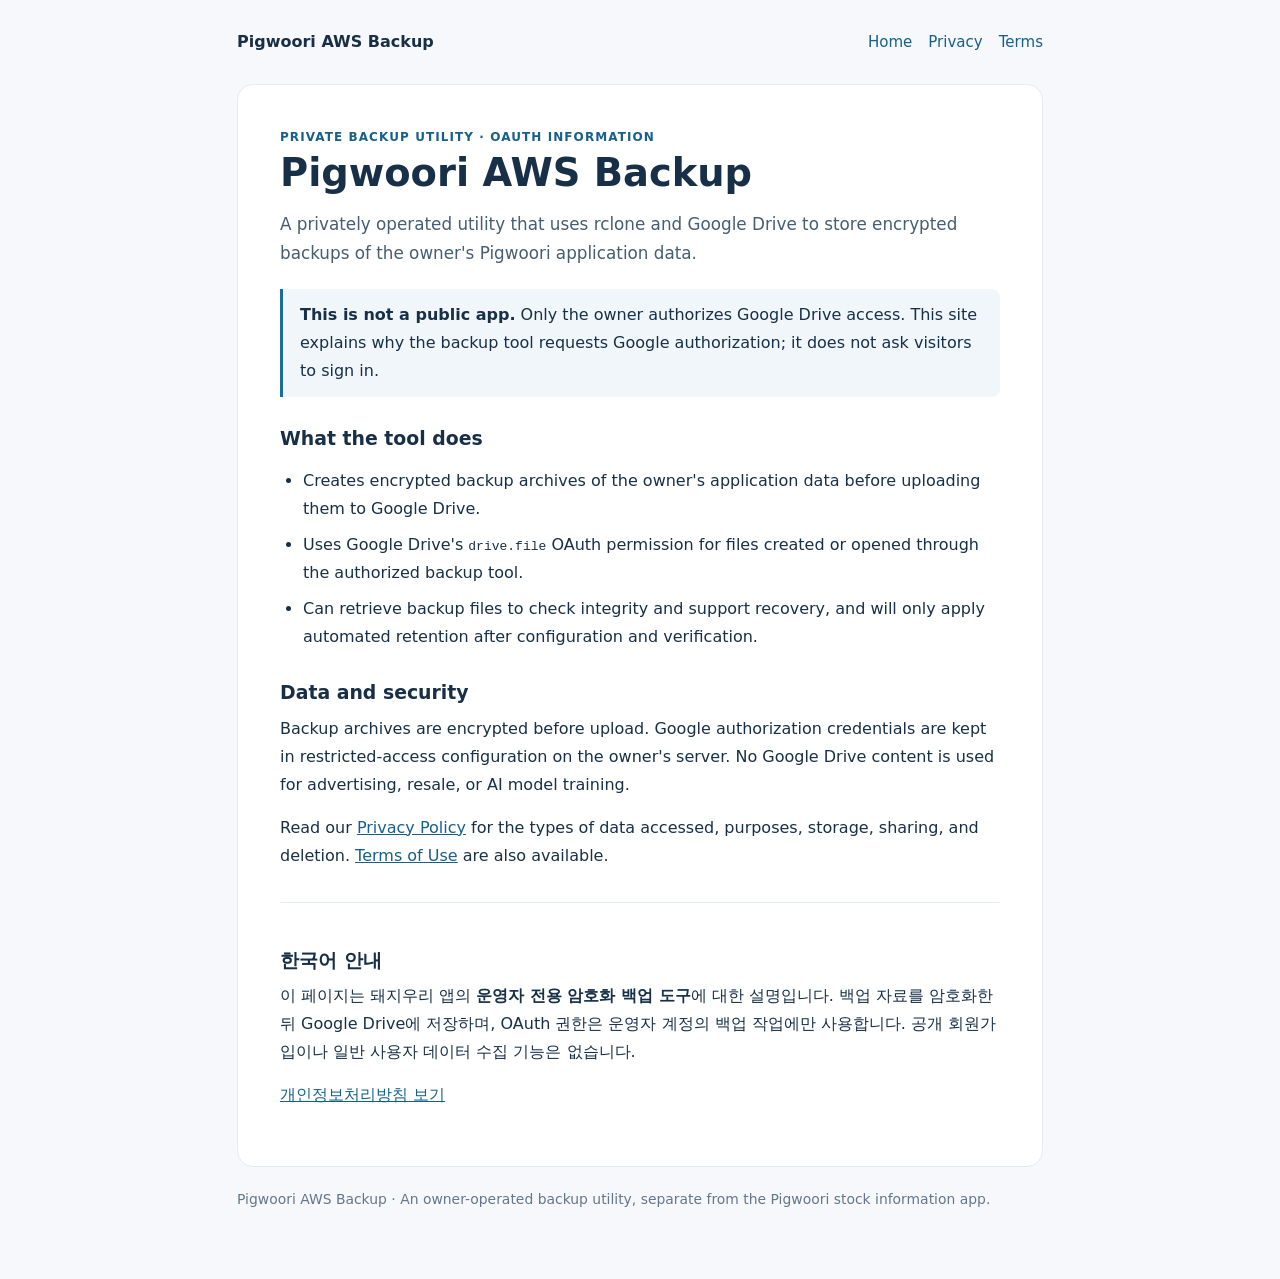
<file: index.html>
<!doctype html>
<html lang="en">
<head>
<meta charset="utf-8">
<meta name="viewport" content="width=device-width, initial-scale=1">
<meta name="description" content="Owner-operated encrypted Google Drive backup utility for Pigwoori.">
<meta name="robots" content="index,follow">
<title>Home | Pigwoori AWS Backup</title>
<link rel="stylesheet" href="/style.css">
</head>
<body><div class="shell"><header class="nav"><a class="brand" href="/">Pigwoori AWS Backup</a><nav class="navlinks" aria-label="Main navigation"><a href="/">Home</a><a href="/privacy.html">Privacy</a><a href="/terms.html">Terms</a></nav></header><main class="card">
<div class="eyebrow">Private backup utility · OAuth information</div>
<h1>Pigwoori AWS Backup</h1>
<p class="lead">A privately operated utility that uses rclone and Google Drive to store encrypted backups of the owner's Pigwoori application data.</p>
<div class="notice"><strong>This is not a public app.</strong> Only the owner authorizes Google Drive access. This site explains why the backup tool requests Google authorization; it does not ask visitors to sign in.</div>
<h2>What the tool does</h2>
<ul>
<li>Creates encrypted backup archives of the owner's application data before uploading them to Google Drive.</li>
<li>Uses Google Drive's <code>drive.file</code> OAuth permission for files created or opened through the authorized backup tool.</li>
<li>Can retrieve backup files to check integrity and support recovery, and will only apply automated retention after configuration and verification.</li>
</ul>
<h2>Data and security</h2>
<p>Backup archives are encrypted before upload. Google authorization credentials are kept in restricted-access configuration on the owner's server. No Google Drive content is used for advertising, resale, or AI model training.</p>
<p>Read our <a href="/privacy.html">Privacy Policy</a> for the types of data accessed, purposes, storage, sharing, and deletion. <a href="/terms.html">Terms of Use</a> are also available.</p>
<div class="lang"><h2 lang="ko">한국어 안내</h2><p lang="ko">이 페이지는 돼지우리 앱의 <strong>운영자 전용 암호화 백업 도구</strong>에 대한 설명입니다. 백업 자료를 암호화한 뒤 Google Drive에 저장하며, OAuth 권한은 운영자 계정의 백업 작업에만 사용합니다. 공개 회원가입이나 일반 사용자 데이터 수집 기능은 없습니다.</p><p lang="ko"><a href="/privacy.html">개인정보처리방침 보기</a></p></div>
</main><footer class="footer">Pigwoori AWS Backup · An owner-operated backup utility, separate from the Pigwoori stock information app.</footer></div></body></html>
</file>
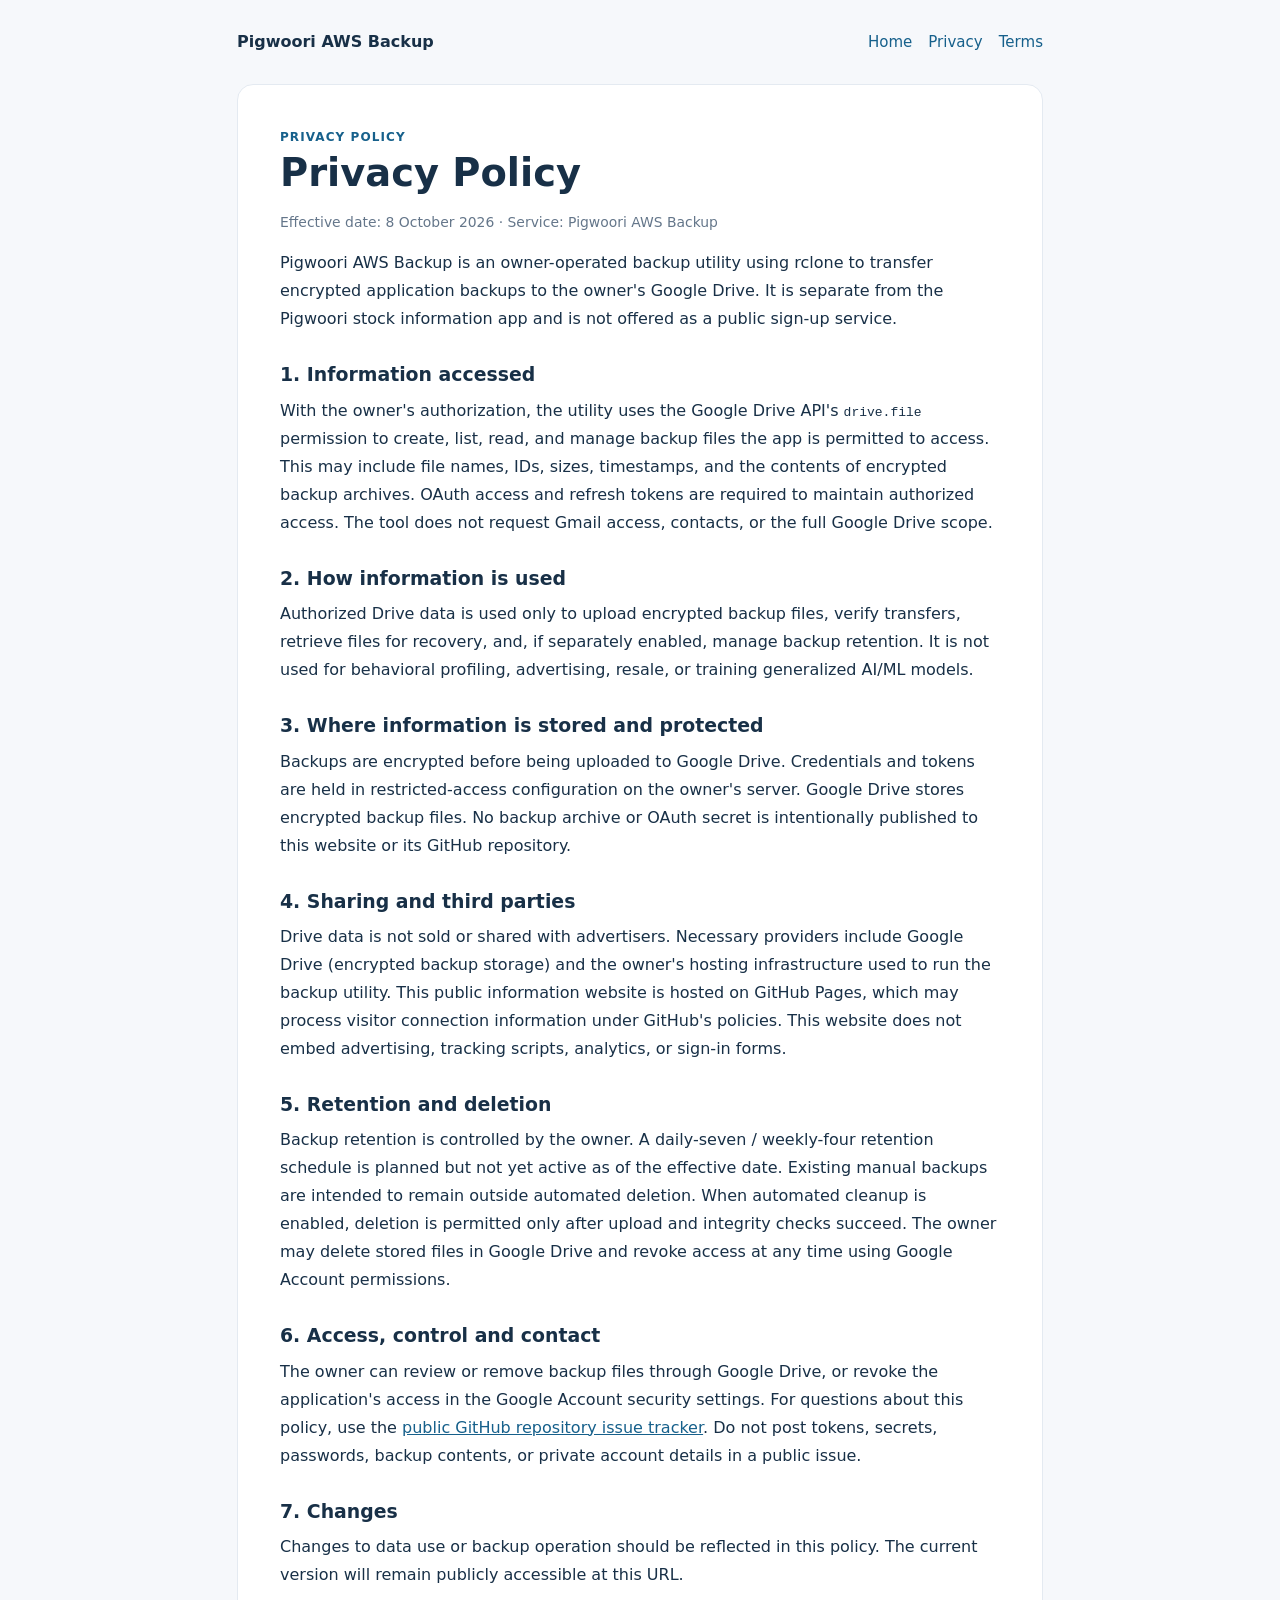
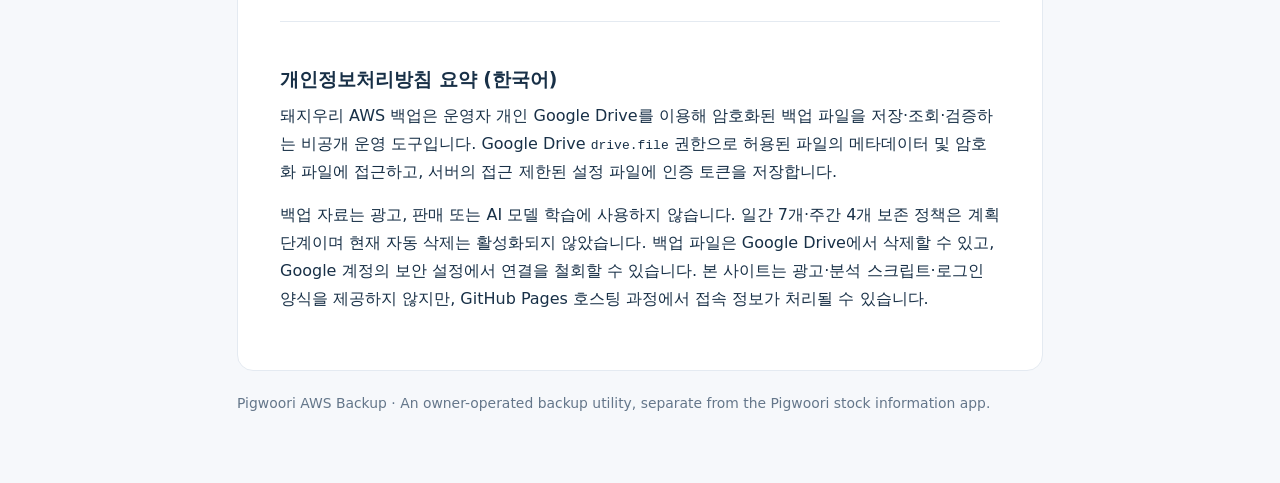
<file: privacy.html>
<!doctype html>
<html lang="en">
<head>
<meta charset="utf-8">
<meta name="viewport" content="width=device-width, initial-scale=1">
<meta name="description" content="Privacy policy for the owner-operated Pigwoori AWS Backup Google Drive integration.">
<meta name="robots" content="index,follow">
<title>Privacy Policy | Pigwoori AWS Backup</title>
<link rel="stylesheet" href="/style.css">
</head>
<body><div class="shell"><header class="nav"><a class="brand" href="/">Pigwoori AWS Backup</a><nav class="navlinks" aria-label="Main navigation"><a href="/">Home</a><a href="/privacy.html">Privacy</a><a href="/terms.html">Terms</a></nav></header><main class="card">
<div class="eyebrow">Privacy Policy</div>
<h1>Privacy Policy</h1>
<p class="meta">Effective date: 8 October 2026 · Service: Pigwoori AWS Backup</p>
<p>Pigwoori AWS Backup is an owner-operated backup utility using rclone to transfer encrypted application backups to the owner's Google Drive. It is separate from the Pigwoori stock information app and is not offered as a public sign-up service.</p>
<h2>1. Information accessed</h2>
<p>With the owner's authorization, the utility uses the Google Drive API's <code>drive.file</code> permission to create, list, read, and manage backup files the app is permitted to access. This may include file names, IDs, sizes, timestamps, and the contents of encrypted backup archives. OAuth access and refresh tokens are required to maintain authorized access. The tool does not request Gmail access, contacts, or the full Google Drive scope.</p>
<h2>2. How information is used</h2>
<p>Authorized Drive data is used only to upload encrypted backup files, verify transfers, retrieve files for recovery, and, if separately enabled, manage backup retention. It is not used for behavioral profiling, advertising, resale, or training generalized AI/ML models.</p>
<h2>3. Where information is stored and protected</h2>
<p>Backups are encrypted before being uploaded to Google Drive. Credentials and tokens are held in restricted-access configuration on the owner's server. Google Drive stores encrypted backup files. No backup archive or OAuth secret is intentionally published to this website or its GitHub repository.</p>
<h2>4. Sharing and third parties</h2>
<p>Drive data is not sold or shared with advertisers. Necessary providers include Google Drive (encrypted backup storage) and the owner's hosting infrastructure used to run the backup utility. This public information website is hosted on GitHub Pages, which may process visitor connection information under GitHub's policies. This website does not embed advertising, tracking scripts, analytics, or sign-in forms.</p>
<h2>5. Retention and deletion</h2>
<p>Backup retention is controlled by the owner. A daily-seven / weekly-four retention schedule is planned but not yet active as of the effective date. Existing manual backups are intended to remain outside automated deletion. When automated cleanup is enabled, deletion is permitted only after upload and integrity checks succeed. The owner may delete stored files in Google Drive and revoke access at any time using Google Account permissions.</p>
<h2>6. Access, control and contact</h2>
<p>The owner can review or remove backup files through Google Drive, or revoke the application's access in the Google Account security settings. For questions about this policy, use the <a href="https://github.com/kmgksa123-hue/kmgksa123-hue.github.io/issues">public GitHub repository issue tracker</a>. Do not post tokens, secrets, passwords, backup contents, or private account details in a public issue.</p>
<h2>7. Changes</h2>
<p>Changes to data use or backup operation should be reflected in this policy. The current version will remain publicly accessible at this URL.</p>
<div class="lang" lang="ko"><h2>개인정보처리방침 요약 (한국어)</h2><p>돼지우리 AWS 백업은 운영자 개인 Google Drive를 이용해 암호화된 백업 파일을 저장·조회·검증하는 비공개 운영 도구입니다. Google Drive <code>drive.file</code> 권한으로 허용된 파일의 메타데이터 및 암호화 파일에 접근하고, 서버의 접근 제한된 설정 파일에 인증 토큰을 저장합니다.</p><p>백업 자료는 광고, 판매 또는 AI 모델 학습에 사용하지 않습니다. 일간 7개·주간 4개 보존 정책은 계획 단계이며 현재 자동 삭제는 활성화되지 않았습니다. 백업 파일은 Google Drive에서 삭제할 수 있고, Google 계정의 보안 설정에서 연결을 철회할 수 있습니다. 본 사이트는 광고·분석 스크립트·로그인 양식을 제공하지 않지만, GitHub Pages 호스팅 과정에서 접속 정보가 처리될 수 있습니다.</p></div>
</main><footer class="footer">Pigwoori AWS Backup · An owner-operated backup utility, separate from the Pigwoori stock information app.</footer></div></body></html>
</file>
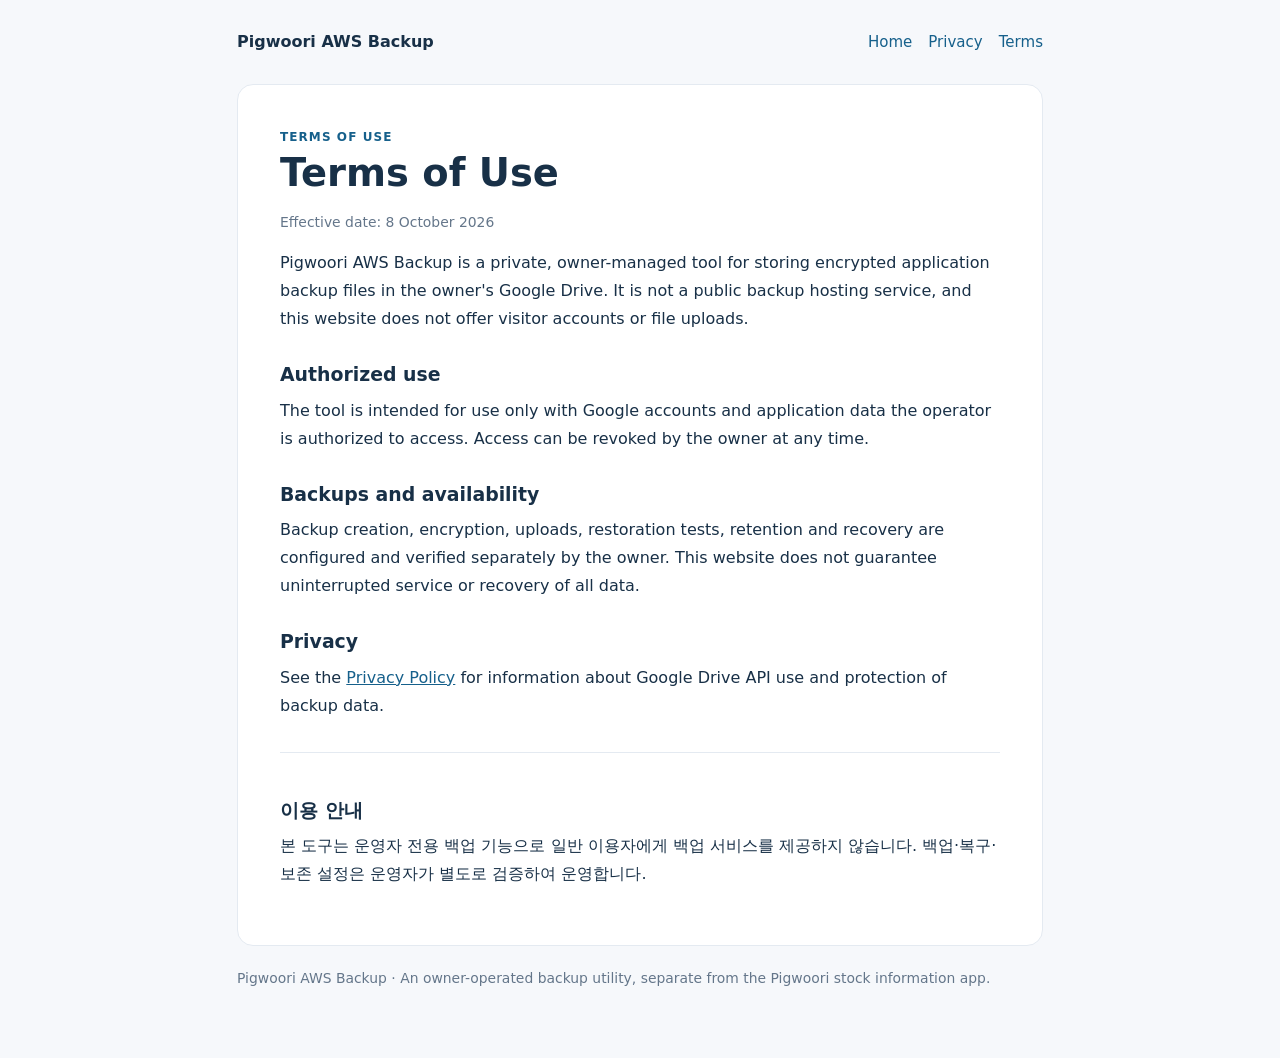
<file: terms.html>
<!doctype html>
<html lang="en">
<head>
<meta charset="utf-8">
<meta name="viewport" content="width=device-width, initial-scale=1">
<meta name="description" content="Terms of use for Pigwoori AWS Backup information website.">
<meta name="robots" content="index,follow">
<title>Terms of Use | Pigwoori AWS Backup</title>
<link rel="stylesheet" href="/style.css">
</head>
<body><div class="shell"><header class="nav"><a class="brand" href="/">Pigwoori AWS Backup</a><nav class="navlinks" aria-label="Main navigation"><a href="/">Home</a><a href="/privacy.html">Privacy</a><a href="/terms.html">Terms</a></nav></header><main class="card">
<div class="eyebrow">Terms of Use</div>
<h1>Terms of Use</h1>
<p class="meta">Effective date: 8 October 2026</p>
<p>Pigwoori AWS Backup is a private, owner-managed tool for storing encrypted application backup files in the owner's Google Drive. It is not a public backup hosting service, and this website does not offer visitor accounts or file uploads.</p>
<h2>Authorized use</h2>
<p>The tool is intended for use only with Google accounts and application data the operator is authorized to access. Access can be revoked by the owner at any time.</p>
<h2>Backups and availability</h2>
<p>Backup creation, encryption, uploads, restoration tests, retention and recovery are configured and verified separately by the owner. This website does not guarantee uninterrupted service or recovery of all data.</p>
<h2>Privacy</h2>
<p>See the <a href="/privacy.html">Privacy Policy</a> for information about Google Drive API use and protection of backup data.</p>
<div class="lang" lang="ko"><h2>이용 안내</h2><p>본 도구는 운영자 전용 백업 기능으로 일반 이용자에게 백업 서비스를 제공하지 않습니다. 백업·복구·보존 설정은 운영자가 별도로 검증하여 운영합니다.</p></div>
</main><footer class="footer">Pigwoori AWS Backup · An owner-operated backup utility, separate from the Pigwoori stock information app.</footer></div></body></html>
</file>
<file: style.css>
:root{color-scheme:light;--ink:#183047;--muted:#64768a;--line:#e4eaf1;--bg:#f6f8fb;--accent:#16608b;--surface:#fff}*{box-sizing:border-box}body{margin:0;font-family:system-ui,-apple-system,"Segoe UI","Noto Sans KR",sans-serif;background:var(--bg);color:var(--ink);line-height:1.75}a{color:var(--accent)}a:focus-visible{outline:3px solid #4c9ac8;outline-offset:3px}.shell{max-width:850px;margin:0 auto;padding:28px 22px 48px}.nav{display:flex;flex-wrap:wrap;gap:18px;align-items:center;justify-content:space-between;padding:0 0 28px}.brand{font-weight:750;text-decoration:none;color:var(--ink)}.navlinks{display:flex;flex-wrap:wrap;gap:16px}.navlinks a{font-size:.94rem;text-decoration:none}.card{background:var(--surface);border:1px solid var(--line);border-radius:16px;padding:clamp(22px,5vw,42px)}h1{font-size:clamp(1.7rem,4.5vw,2.4rem);line-height:1.3;margin:0 0 12px}h2{font-size:1.18rem;line-height:1.4;margin:28px 0 8px}p{margin:9px 0 15px}ul{padding-left:23px}li{margin:8px 0}.lead{color:#465d72;font-size:1.05rem}.eyebrow{font-size:.75rem;letter-spacing:.09em;color:var(--accent);font-weight:700;text-transform:uppercase}.notice{border-left:3px solid #1c6d9e;background:#f0f6fa;padding:12px 17px;margin:20px 0;border-radius:0 8px 8px 0}.meta,.footer{font-size:.87rem;color:var(--muted)}.footer{padding:20px 0}.footer a{color:inherit}.lang{border-top:1px solid var(--line);margin-top:32px;padding-top:16px}@media(prefers-color-scheme:dark){:root{color-scheme:dark;--ink:#e3ebf5;--muted:#a6b5c9;--line:#2a3b50;--bg:#101b2b;--accent:#91caff;--surface:#19283a}.lead{color:#bed0e2}.notice{background:#203950;border-left-color:#6abcf0}}
</file>
